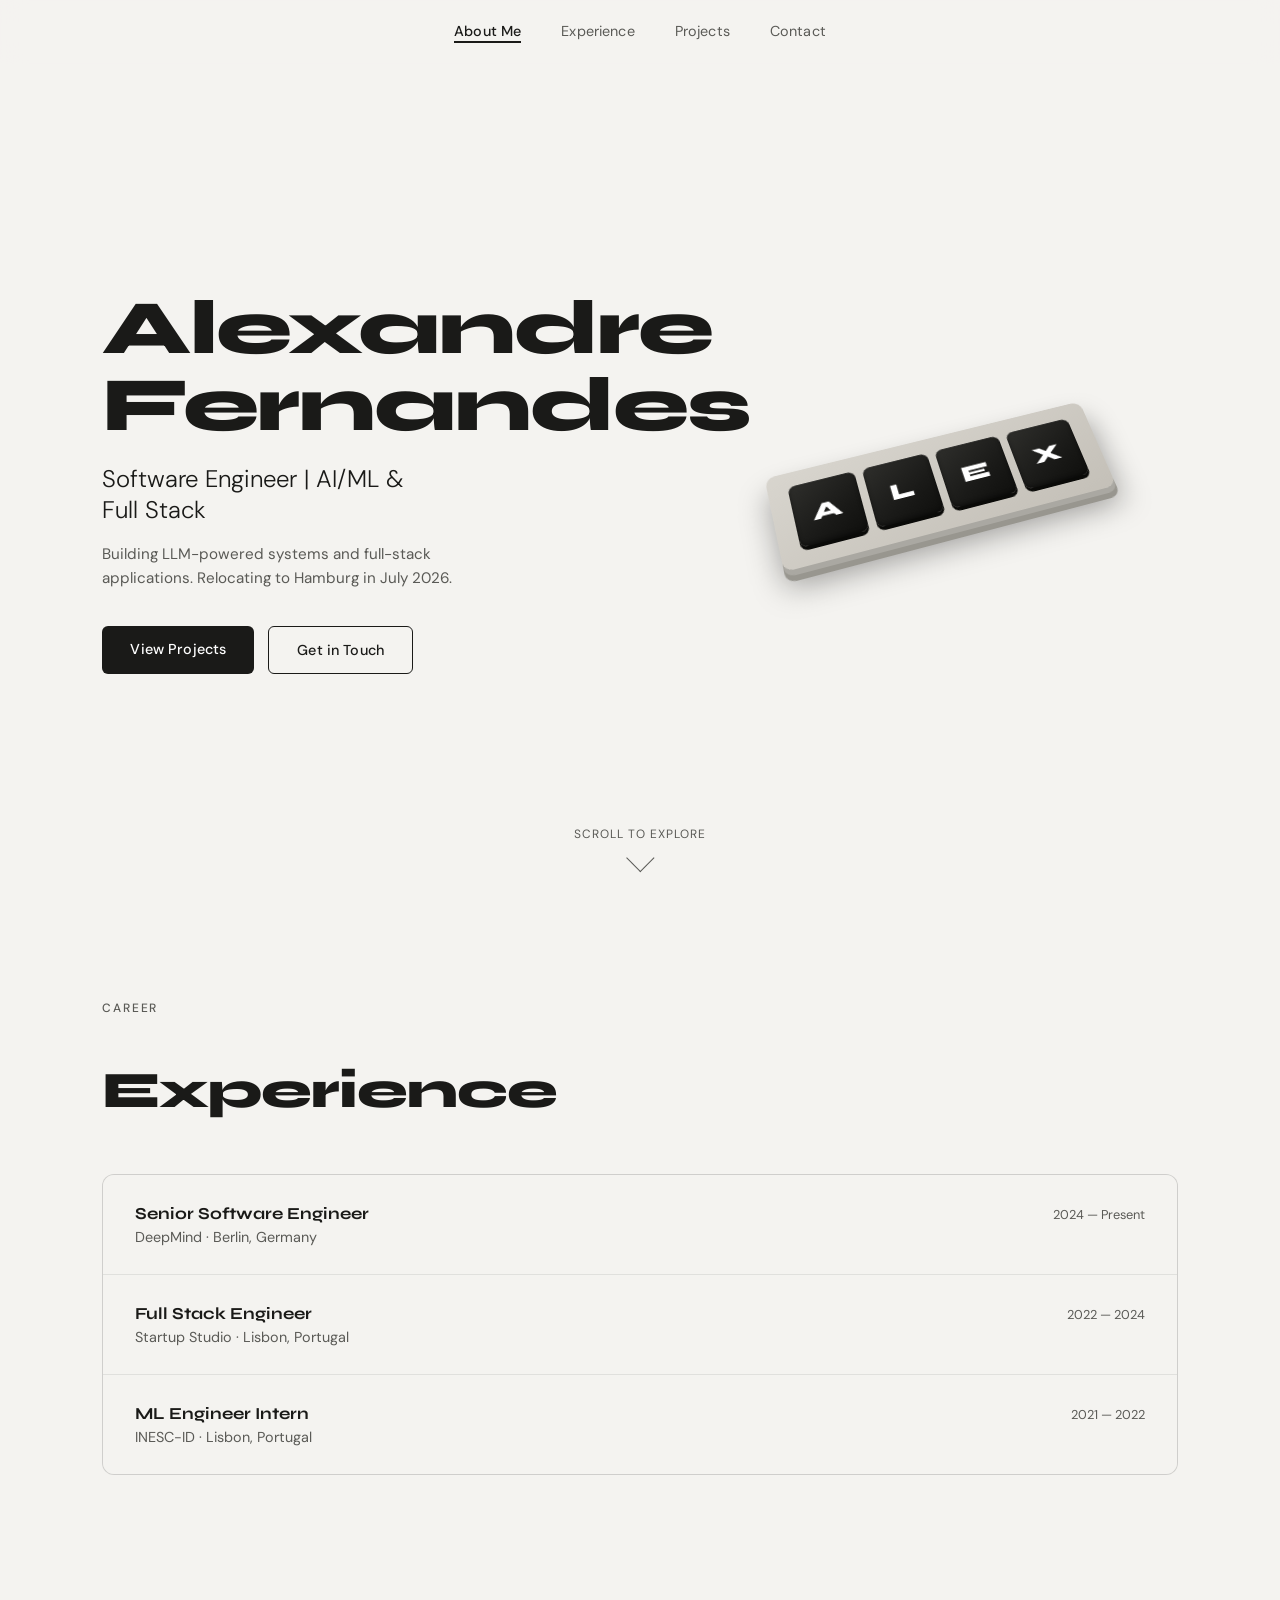
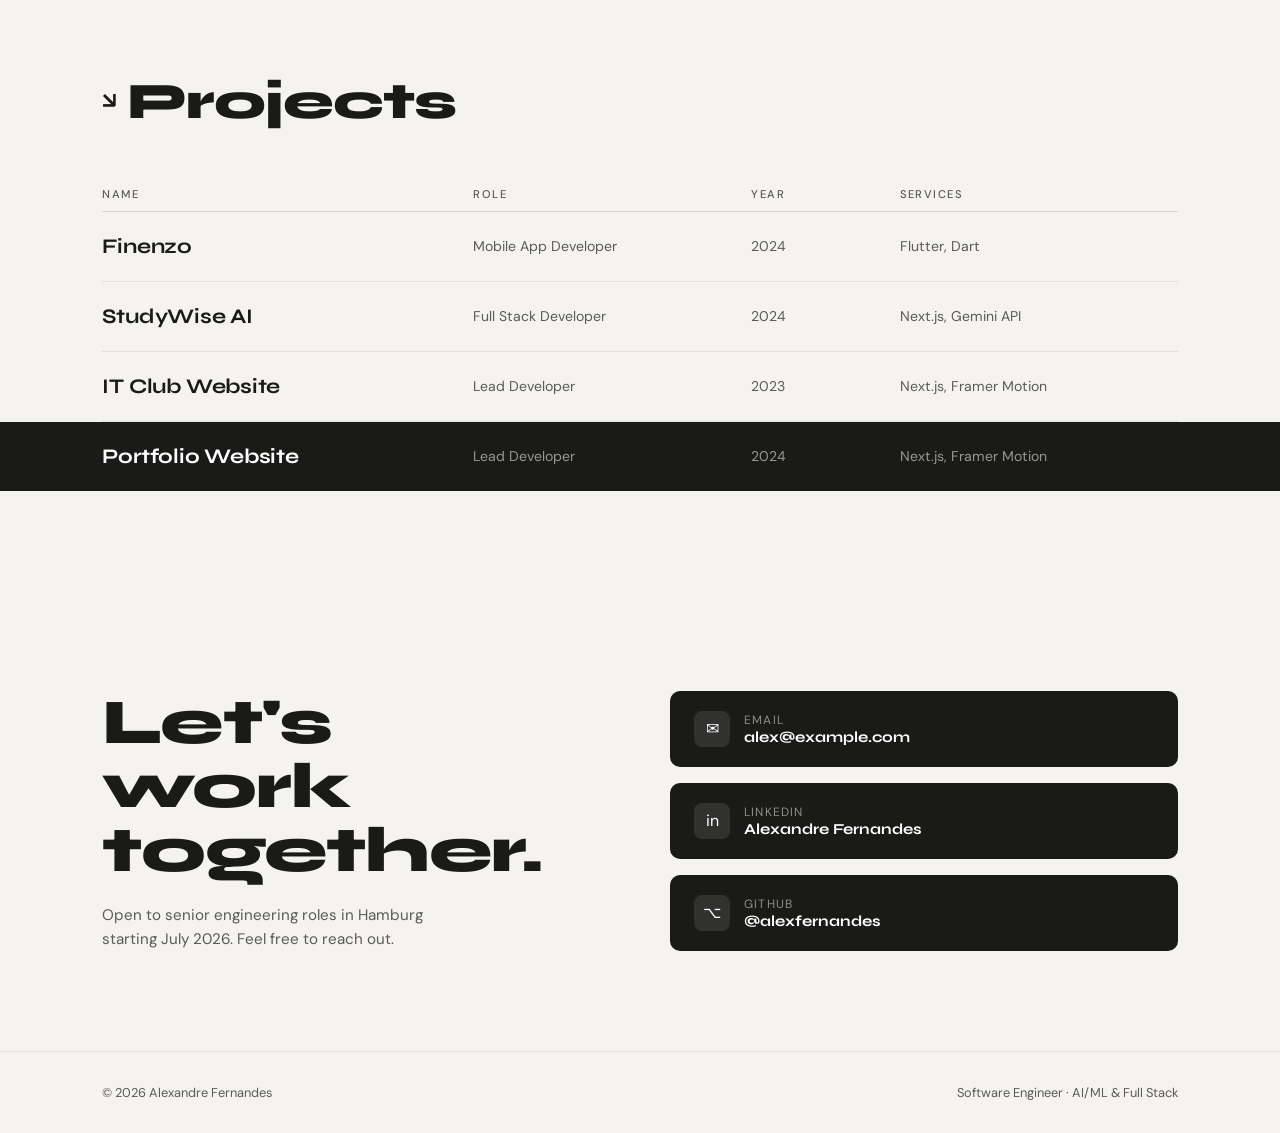
<file: EXPERIMENTS/hoverprojeects.html>
<!DOCTYPE html>
<html lang="en">
<head>
  <meta charset="UTF-8" />
  <meta name="viewport" content="width=device-width, initial-scale=1.0"/>
  <title>Alexandre Fernandes — Portfolio</title>
  <link href="https://fonts.googleapis.com/css2?family=Syne:wght@400;700;800&family=DM+Sans:ital,wght@0,300;0,400;0,500;1,300&display=swap" rel="stylesheet"/>
  <style>
    *, *::before, *::after { box-sizing: border-box; margin: 0; padding: 0; }

    :root {
      --bg: #f4f3f0;
      --ink: #1a1a18;
      --ink-muted: #5a5a56;
      --accent: #1a1a18;
      --btn-outline: transparent;
      --radius: 6px;
      --nav-h: 64px;
    }

    html { scroll-behavior: smooth; }

    body {
      background: var(--bg);
      color: var(--ink);
      font-family: 'DM Sans', sans-serif;
      min-height: 100vh;
      overflow-x: hidden;
    }

    /* ── NAV ── */
    nav {
      position: fixed;
      top: 0; left: 0; right: 0;
      height: var(--nav-h);
      display: flex;
      align-items: center;
      justify-content: center;
      gap: 40px;
      z-index: 100;
      background: rgba(244,243,240,0.85);
      backdrop-filter: blur(12px);
      -webkit-backdrop-filter: blur(12px);
    }

    nav a {
      font-family: 'DM Sans', sans-serif;
      font-size: 0.9rem;
      font-weight: 400;
      color: var(--ink-muted);
      text-decoration: none;
      letter-spacing: 0.01em;
      transition: color 0.2s;
      position: relative;
      padding-bottom: 3px;
    }

    nav a.active {
      color: var(--ink);
      font-weight: 500;
    }

    nav a.active::after {
      content: '';
      position: absolute;
      bottom: 0; left: 0; right: 0;
      height: 1.5px;
      background: var(--ink);
    }

    nav a:hover { color: var(--ink); }

    /* ── HERO ── */
    .hero {
      min-height: 100vh;
      display: grid;
      grid-template-columns: 1fr 1fr;
      align-items: center;
      padding: 0 8vw;
      padding-top: var(--nav-h);
      gap: 40px;
    }

    .hero-left { max-width: 560px; }

    .hero-name {
      font-family: 'Syne', sans-serif;
      font-weight: 800;
      font-size: clamp(3rem, 6vw, 5.5rem);
      line-height: 1.0;
      letter-spacing: -0.02em;
      color: var(--ink);
      opacity: 0;
      transform: translateY(30px);
      animation: fadeUp 0.8s cubic-bezier(0.22,1,0.36,1) 0.1s forwards;
    }

    .hero-title {
      margin-top: 20px;
      font-family: 'DM Sans', sans-serif;
      font-weight: 300;
      font-size: clamp(1.1rem, 2vw, 1.5rem);
      color: var(--ink);
      line-height: 1.3;
      opacity: 0;
      transform: translateY(20px);
      animation: fadeUp 0.8s cubic-bezier(0.22,1,0.36,1) 0.25s forwards;
    }

    .hero-desc {
      margin-top: 16px;
      font-size: 0.95rem;
      color: var(--ink-muted);
      line-height: 1.6;
      max-width: 400px;
      opacity: 0;
      transform: translateY(20px);
      animation: fadeUp 0.8s cubic-bezier(0.22,1,0.36,1) 0.4s forwards;
    }

    .hero-btns {
      margin-top: 36px;
      display: flex;
      gap: 14px;
      opacity: 0;
      transform: translateY(20px);
      animation: fadeUp 0.8s cubic-bezier(0.22,1,0.36,1) 0.55s forwards;
    }

    .btn-fill {
      padding: 14px 28px;
      background: var(--ink);
      color: #fff;
      border: none;
      border-radius: var(--radius);
      font-family: 'DM Sans', sans-serif;
      font-size: 0.9rem;
      font-weight: 500;
      cursor: pointer;
      letter-spacing: 0.01em;
      transition: transform 0.15s, background 0.2s;
      text-decoration: none;
      display: inline-block;
    }
    .btn-fill:hover { background: #333; transform: translateY(-2px); }

    .btn-outline {
      padding: 14px 28px;
      background: transparent;
      color: var(--ink);
      border: 1.5px solid var(--ink);
      border-radius: var(--radius);
      font-family: 'DM Sans', sans-serif;
      font-size: 0.9rem;
      font-weight: 500;
      cursor: pointer;
      letter-spacing: 0.01em;
      transition: transform 0.15s, background 0.2s, color 0.2s;
      text-decoration: none;
      display: inline-block;
    }
    .btn-outline:hover { background: var(--ink); color: #fff; transform: translateY(-2px); }

    /* ── KEYBOARD 3D ── */
    .hero-right {
      display: flex;
      align-items: center;
      justify-content: center;
      opacity: 0;
      animation: fadeIn 1s ease 0.6s forwards;
    }

    .keyboard-scene {
      perspective: 800px;
      width: 340px;
      height: 260px;
      display: flex;
      align-items: center;
      justify-content: center;
    }

    .keyboard-group {
      transform: rotateX(28deg) rotateZ(-16deg);
      transform-style: preserve-3d;
      animation: floatKeys 4s ease-in-out infinite;
      position: relative;
    }

    @keyframes floatKeys {
      0%, 100% { transform: rotateX(28deg) rotateZ(-16deg) translateY(0); }
      50% { transform: rotateX(28deg) rotateZ(-16deg) translateY(-12px); }
    }

    /* Base plate */
    .kb-base {
      position: relative;
      display: flex;
      gap: 8px;
      padding: 16px 20px 20px;
      background: linear-gradient(160deg, #d8d5ce 0%, #c4c0b8 100%);
      border-radius: 10px;
      box-shadow:
        0 6px 0 #aaa8a2,
        0 12px 0 #98968f,
        0 18px 30px rgba(0,0,0,0.35);
    }

    .key {
      width: 68px;
      height: 68px;
      background: linear-gradient(145deg, #2e2e2b 0%, #1a1a18 60%, #0f0f0d 100%);
      border-radius: 8px;
      display: flex;
      align-items: center;
      justify-content: center;
      font-family: 'Syne', sans-serif;
      font-weight: 800;
      font-size: 1.6rem;
      color: #fff;
      box-shadow:
        0 4px 0 #0a0a08,
        inset 0 1px 0 rgba(255,255,255,0.08),
        inset 0 -2px 4px rgba(0,0,0,0.4);
      position: relative;
      letter-spacing: 0.05em;
      transition: transform 0.12s;
    }

    .key:hover {
      transform: translateY(2px);
      box-shadow:
        0 2px 0 #0a0a08,
        inset 0 1px 0 rgba(255,255,255,0.08),
        inset 0 -2px 4px rgba(0,0,0,0.4);
    }

    /* ── SCROLL HINT ── */
    .scroll-hint {
      position: fixed;
      bottom: 32px;
      left: 50%;
      transform: translateX(-50%);
      display: flex;
      flex-direction: column;
      align-items: center;
      gap: 6px;
      opacity: 0;
      animation: fadeIn 1s ease 1.2s forwards;
      z-index: 10;
    }

    .scroll-hint span {
      font-size: 0.75rem;
      color: var(--ink-muted);
      letter-spacing: 0.08em;
      text-transform: uppercase;
    }

    .scroll-arrow {
      width: 20px;
      height: 20px;
      border-right: 1.5px solid var(--ink-muted);
      border-bottom: 1.5px solid var(--ink-muted);
      transform: rotate(45deg);
      animation: bounceDown 1.4s ease-in-out infinite;
    }

    @keyframes bounceDown {
      0%, 100% { transform: rotate(45deg) translateY(0); opacity: 0.5; }
      50% { transform: rotate(45deg) translateY(5px); opacity: 1; }
    }

    /* ── EXPERIENCE SECTION ── */
    .section {
      padding: 100px 8vw;
    }

    .section-label {
      font-family: 'DM Sans', sans-serif;
      font-size: 0.75rem;
      font-weight: 500;
      letter-spacing: 0.15em;
      text-transform: uppercase;
      color: var(--ink-muted);
      margin-bottom: 48px;
    }

    .section-title {
      font-family: 'Syne', sans-serif;
      font-weight: 800;
      font-size: clamp(2rem, 4vw, 3.5rem);
      line-height: 1.05;
      letter-spacing: -0.02em;
      margin-bottom: 56px;
    }

    .exp-list {
      display: grid;
      gap: 1px;
      background: rgba(0,0,0,0.08);
      border: 1px solid rgba(0,0,0,0.08);
      border-radius: 12px;
      overflow: hidden;
    }

    .exp-item {
      background: var(--bg);
      padding: 28px 32px;
      display: grid;
      grid-template-columns: 1fr auto;
      gap: 8px 32px;
      align-items: start;
      transition: background 0.2s;
    }
    .exp-item:hover { background: #eeede9; }

    .exp-role {
      font-family: 'Syne', sans-serif;
      font-weight: 700;
      font-size: 1.05rem;
    }
    .exp-company { font-size: 0.9rem; color: var(--ink-muted); margin-top: 4px; }
    .exp-date {
      font-size: 0.8rem;
      color: var(--ink-muted);
      white-space: nowrap;
      padding-top: 3px;
    }

    /* ── PROJECTS ── */
    /* ── PROJECTS TABLE ── */
    .projects-section-header {
      display: flex;
      align-items: center;
      gap: 10px;
      margin-bottom: 8px;
    }

    .projects-section-arrow {
      font-size: 1.4rem;
      font-weight: 700;
      line-height: 1;
      transform: rotate(0deg);
      display: inline-block;
    }

    .projects-table {
      width: 100%;
      border-collapse: collapse;
      position: relative;
    }

    .projects-table-head {
      display: grid;
      grid-template-columns: 2fr 1.5fr 0.8fr 1.5fr;
      padding: 10px 0 10px 0;
      border-bottom: 1px solid rgba(0,0,0,0.12);
      margin-bottom: 0;
    }

    .projects-table-head span {
      font-size: 0.7rem;
      font-weight: 500;
      letter-spacing: 0.13em;
      text-transform: uppercase;
      color: var(--ink-muted);
    }

    .project-row {
      display: grid;
      grid-template-columns: 2fr 1.5fr 0.8fr 1.5fr;
      align-items: center;
      padding: 22px 0;
      border-bottom: 1px solid rgba(0,0,0,0.08);
      cursor: pointer;
      position: relative;
      transition: background 0.18s;
    }

    .project-row:last-child { border-bottom: none; }

    .project-row.dark-row {
      background: var(--ink);
      color: #fff;
      padding-left: 24px;
      padding-right: 24px;
      border-bottom: none;
      border-radius: 0;
      margin: 0 -8vw;
      padding-left: calc(8vw);
      padding-right: calc(8vw);
    }

    .project-row.dark-row .proj-role,
    .project-row.dark-row .proj-year,
    .project-row.dark-row .proj-services { color: rgba(255,255,255,0.55); }

    .proj-name {
      font-family: 'Syne', sans-serif;
      font-weight: 700;
      font-size: clamp(1rem, 1.8vw, 1.3rem);
      letter-spacing: -0.01em;
      transition: opacity 0.15s;
    }

    .proj-role, .proj-year, .proj-services {
      font-size: 0.88rem;
      color: var(--ink-muted);
      transition: color 0.15s;
    }

    .project-row:not(.dark-row):hover {
      background: rgba(0,0,0,0.03);
    }

    /* ── HOVER PREVIEW ── */
    .preview-popup {
      position: fixed;
      pointer-events: none;
      z-index: 200;
      opacity: 0;
      transform: scale(0.88) translateY(10px);
      transition: opacity 0.22s cubic-bezier(0.22,1,0.36,1), transform 0.22s cubic-bezier(0.22,1,0.36,1);
      border-radius: 14px;
      overflow: hidden;
      box-shadow: 0 24px 60px rgba(0,0,0,0.22), 0 4px 16px rgba(0,0,0,0.1);
      width: 420px;
      background: #fff;
    }

    .preview-popup.visible {
      opacity: 1;
      transform: scale(1) translateY(0);
    }

    .preview-popup-inner {
      position: relative;
    }

    .preview-browser-bar {
      background: #f0eeeb;
      padding: 10px 14px;
      display: flex;
      align-items: center;
      gap: 10px;
      border-bottom: 1px solid rgba(0,0,0,0.08);
    }

    .browser-dots {
      display: flex;
      gap: 5px;
    }
    .browser-dot {
      width: 10px; height: 10px;
      border-radius: 50%;
    }
    .browser-dot:nth-child(1) { background: #ff5f57; }
    .browser-dot:nth-child(2) { background: #febc2e; }
    .browser-dot:nth-child(3) { background: #28c840; }

    .browser-url {
      flex: 1;
      background: rgba(0,0,0,0.07);
      border-radius: 5px;
      padding: 4px 10px;
      font-size: 0.7rem;
      color: var(--ink-muted);
      font-family: 'DM Sans', sans-serif;
    }

    .preview-screenshot {
      width: 100%;
      height: 240px;
      object-fit: cover;
      object-position: top;
      display: block;
    }

    .preview-screenshot-placeholder {
      width: 100%;
      height: 240px;
      display: flex;
      flex-direction: column;
      align-items: center;
      justify-content: center;
      gap: 12px;
      background: linear-gradient(135deg, #1a1a18 0%, #2d2d2a 100%);
      color: rgba(255,255,255,0.8);
    }

    .preview-screenshot-placeholder .preview-proj-name {
      font-family: 'Syne', sans-serif;
      font-weight: 800;
      font-size: 1.8rem;
      letter-spacing: -0.02em;
      color: #fff;
    }

    .preview-screenshot-placeholder .preview-proj-tag {
      font-size: 0.7rem;
      letter-spacing: 0.15em;
      text-transform: uppercase;
      color: rgba(255,255,255,0.4);
    }

    .preview-label {
      position: absolute;
      bottom: 16px;
      left: 50%;
      transform: translateX(-50%);
      background: rgba(0,0,0,0.82);
      color: #fff;
      font-family: 'DM Sans', sans-serif;
      font-size: 0.7rem;
      font-weight: 600;
      letter-spacing: 0.12em;
      text-transform: uppercase;
      padding: 7px 18px;
      border-radius: 99px;
      white-space: nowrap;
      backdrop-filter: blur(6px);
    }

    /* ── CONTACT ── */
    .contact-section {
      padding: 100px 8vw;
      display: grid;
      grid-template-columns: 1fr 1fr;
      gap: 60px;
      align-items: center;
    }

    .contact-big {
      font-family: 'Syne', sans-serif;
      font-weight: 800;
      font-size: clamp(2.5rem, 5vw, 4.5rem);
      line-height: 1.0;
      letter-spacing: -0.02em;
    }

    .contact-sub {
      margin-top: 20px;
      font-size: 0.95rem;
      color: var(--ink-muted);
      line-height: 1.6;
      max-width: 340px;
    }

    .contact-links {
      display: flex;
      flex-direction: column;
      gap: 16px;
    }

    .contact-link {
      display: flex;
      align-items: center;
      gap: 14px;
      padding: 20px 24px;
      background: var(--ink);
      color: #fff;
      border-radius: 10px;
      text-decoration: none;
      transition: transform 0.15s, background 0.2s;
    }
    .contact-link:hover { transform: translateX(6px); background: #2a2a27; }

    .contact-link-label { font-size: 0.75rem; opacity: 0.5; letter-spacing: 0.1em; text-transform: uppercase; }
    .contact-link-val { font-family: 'Syne', sans-serif; font-weight: 700; font-size: 0.95rem; }

    .contact-icon {
      width: 36px;
      height: 36px;
      background: rgba(255,255,255,0.1);
      border-radius: 8px;
      display: flex;
      align-items: center;
      justify-content: center;
      flex-shrink: 0;
      font-size: 1rem;
    }

    /* ── FOOTER ── */
    footer {
      padding: 32px 8vw;
      display: flex;
      justify-content: space-between;
      align-items: center;
      border-top: 1px solid rgba(0,0,0,0.08);
      font-size: 0.8rem;
      color: var(--ink-muted);
    }

    /* ── ANIMATIONS ── */
    @keyframes fadeUp {
      to { opacity: 1; transform: translateY(0); }
    }
    @keyframes fadeIn {
      to { opacity: 1; }
    }

    /* ── REVEAL ON SCROLL ── */
    .reveal {
      opacity: 0;
      transform: translateY(28px);
      transition: opacity 0.7s cubic-bezier(0.22,1,0.36,1), transform 0.7s cubic-bezier(0.22,1,0.36,1);
    }
    .reveal.visible { opacity: 1; transform: translateY(0); }

    /* ── RESPONSIVE ── */
    @media (max-width: 768px) {
      .hero {
        grid-template-columns: 1fr;
        text-align: center;
        padding: 80px 6vw 60px;
      }
      .hero-btns { justify-content: center; }
      .hero-right { order: -1; }
      .keyboard-scene { width: 260px; height: 200px; transform: scale(0.8); }
      .contact-section { grid-template-columns: 1fr; }
      footer { flex-direction: column; gap: 8px; text-align: center; }
    }
  </style>
</head>
<body>

  <!-- NAV -->
  <nav>
    <a href="#about" class="active">About Me</a>
    <a href="#experience">Experience</a>
    <a href="#projects">Projects</a>
    <a href="#contact">Contact</a>
  </nav>

  <!-- HERO -->
  <section class="hero" id="about">
    <div class="hero-left">
      <h1 class="hero-name">Alexandre<br>Fernandes</h1>
      <p class="hero-title">Software Engineer | AI/ML &amp;<br>Full Stack</p>
      <p class="hero-desc">Building LLM-powered systems and full-stack applications. Relocating to Hamburg in July 2026.</p>
      <div class="hero-btns">
        <a href="#projects" class="btn-fill">View Projects</a>
        <a href="#contact" class="btn-outline">Get in Touch</a>
      </div>
    </div>

    <div class="hero-right">
      <div class="keyboard-scene">
        <div class="keyboard-group">
          <div class="kb-base">
            <div class="key">A</div>
            <div class="key">L</div>
            <div class="key">E</div>
            <div class="key">X</div>
          </div>
        </div>
      </div>
    </div>
  </section>

  <!-- SCROLL HINT -->
  <div class="scroll-hint">
    <span>Scroll to explore</span>
    <div class="scroll-arrow"></div>
  </div>

  <!-- EXPERIENCE -->
  <section class="section" id="experience">
    <p class="section-label reveal">Career</p>
    <h2 class="section-title reveal">Experience</h2>
    <div class="exp-list reveal">
      <div class="exp-item">
        <div>
          <div class="exp-role">Senior Software Engineer</div>
          <div class="exp-company">DeepMind · Berlin, Germany</div>
        </div>
        <div class="exp-date">2024 — Present</div>
      </div>
      <div class="exp-item">
        <div>
          <div class="exp-role">Full Stack Engineer</div>
          <div class="exp-company">Startup Studio · Lisbon, Portugal</div>
        </div>
        <div class="exp-date">2022 — 2024</div>
      </div>
      <div class="exp-item">
        <div>
          <div class="exp-role">ML Engineer Intern</div>
          <div class="exp-company">INESC-ID · Lisbon, Portugal</div>
        </div>
        <div class="exp-date">2021 — 2022</div>
      </div>
    </div>
  </section>

  <!-- PROJECTS -->
  <section class="section" id="projects">
    <div class="projects-section-header reveal">
      <span class="projects-section-arrow">↘</span>
      <h2 class="section-title" style="margin-bottom:0">Projects</h2>
    </div>

    <div style="margin-top: 48px;" class="reveal">
      <!-- Table Header -->
      <div class="projects-table-head">
        <span>Name</span>
        <span>Role</span>
        <span>Year</span>
        <span>Services</span>
      </div>

      <!-- Row 1 -->
      <div class="project-row"
           data-name="Finenzo"
           data-tag="Mobile App"
           data-url="finenzo.app"
           data-color="#0f2a1e"
           data-accent="#22c55e">
        <div class="proj-name">Finenzo</div>
        <div class="proj-role">Mobile App Developer</div>
        <div class="proj-year">2024</div>
        <div class="proj-services">Flutter, Dart</div>
      </div>

      <!-- Row 2 -->
      <div class="project-row"
           data-name="StudyWise AI"
           data-tag="Full Stack"
           data-url="studywise.ai"
           data-color="#0a1628"
           data-accent="#3b82f6">
        <div class="proj-name">StudyWise AI</div>
        <div class="proj-role">Full Stack Developer</div>
        <div class="proj-year">2024</div>
        <div class="proj-services">Next.js, Gemini API</div>
      </div>

      <!-- Row 3 -->
      <div class="project-row"
           data-name="IT Club Website"
           data-tag="Web Design"
           data-url="itclub.dev"
           data-color="#1a0a28"
           data-accent="#a855f7">
        <div class="proj-name">IT Club Website</div>
        <div class="proj-role">Lead Developer</div>
        <div class="proj-year">2023</div>
        <div class="proj-services">Next.js, Framer Motion</div>
      </div>

      <!-- Row 4 — dark -->
      <div class="project-row dark-row"
           data-name="Portfolio Website"
           data-tag="Portfolio"
           data-url="alexfernandes.dev"
           data-color="#111"
           data-accent="#facc15">
        <div class="proj-name">Portfolio Website</div>
        <div class="proj-role">Lead Developer</div>
        <div class="proj-year">2024</div>
        <div class="proj-services">Next.js, Framer Motion</div>
      </div>
    </div>
  </section>

  <!-- FLOATING PREVIEW POPUP -->
  <div class="preview-popup" id="previewPopup">
    <div class="preview-popup-inner">
      <div class="preview-browser-bar">
        <div class="browser-dots">
          <div class="browser-dot"></div>
          <div class="browser-dot"></div>
          <div class="browser-dot"></div>
        </div>
        <div class="browser-url" id="previewUrl">project.app</div>
      </div>
      <div class="preview-screenshot-placeholder" id="previewPlaceholder">
        <div class="preview-proj-tag" id="previewTag">TAG</div>
        <div class="preview-proj-name" id="previewName">Project</div>
      </div>
      <div class="preview-label">VIEW CASE</div>
    </div>
  </div>

  <!-- CONTACT -->
  <section class="contact-section" id="contact">
    <div>
      <h2 class="contact-big reveal">Let's<br>work<br>together.</h2>
      <p class="contact-sub reveal">Open to senior engineering roles in Hamburg starting July 2026. Feel free to reach out.</p>
    </div>
    <div class="contact-links reveal">
      <a href="mailto:alex@example.com" class="contact-link">
        <div class="contact-icon">✉</div>
        <div>
          <div class="contact-link-label">Email</div>
          <div class="contact-link-val">alex@example.com</div>
        </div>
      </a>
      <a href="https://linkedin.com" target="_blank" class="contact-link">
        <div class="contact-icon">in</div>
        <div>
          <div class="contact-link-label">LinkedIn</div>
          <div class="contact-link-val">Alexandre Fernandes</div>
        </div>
      </a>
      <a href="https://github.com" target="_blank" class="contact-link">
        <div class="contact-icon">⌥</div>
        <div>
          <div class="contact-link-label">GitHub</div>
          <div class="contact-link-val">@alexfernandes</div>
        </div>
      </a>
    </div>
  </section>

  <!-- FOOTER -->
  <footer>
    <span>© 2026 Alexandre Fernandes</span>
    <span>Software Engineer · AI/ML & Full Stack</span>
  </footer>

  <script>
    // Scroll reveal
    const reveals = document.querySelectorAll('.reveal');
    const obs = new IntersectionObserver((entries) => {
      entries.forEach(e => { if (e.isIntersecting) e.target.classList.add('visible'); });
    }, { threshold: 0.12 });
    reveals.forEach(el => obs.observe(el));

    // Active nav link on scroll
    const sections = document.querySelectorAll('section[id]');
    const navLinks = document.querySelectorAll('nav a');
    window.addEventListener('scroll', () => {
      let current = '';
      sections.forEach(sec => {
        if (window.scrollY >= sec.offsetTop - 120) current = sec.id;
      });
      navLinks.forEach(a => {
        a.classList.toggle('active', a.getAttribute('href') === '#' + current);
      });
    });

    // Key hover wiggle
    document.querySelectorAll('.key').forEach(key => {
      key.addEventListener('mouseenter', () => {
        key.style.transition = 'transform 0.1s';
        key.style.transform = 'translateY(3px)';
        setTimeout(() => { key.style.transform = ''; }, 120);
      });
    });

    // ── PROJECT ROW HOVER PREVIEW ──
    const popup    = document.getElementById('previewPopup');
    const urlEl    = document.getElementById('previewUrl');
    const tagEl    = document.getElementById('previewTag');
    const nameEl   = document.getElementById('previewName');
    const phEl     = document.getElementById('previewPlaceholder');

    let mouseX = 0, mouseY = 0;
    let raf;

    document.addEventListener('mousemove', (e) => {
      mouseX = e.clientX;
      mouseY = e.clientY;
      positionPopup();
    });

    function positionPopup() {
      const pw = 420;
      const ph = 300;
      const margin = 24;
      const vw = window.innerWidth;
      const vh = window.innerHeight;

      let left = mouseX + 28;
      let top  = mouseY - ph / 2;

      // Flip left if too close to right edge
      if (left + pw + margin > vw) left = mouseX - pw - 28;
      // Clamp vertically
      if (top < margin) top = margin;
      if (top + ph + margin > vh) top = vh - ph - margin;

      popup.style.left = left + 'px';
      popup.style.top  = top  + 'px';
    }

    document.querySelectorAll('.project-row').forEach(row => {
      row.addEventListener('mouseenter', () => {
        const name   = row.dataset.name   || '';
        const tag    = row.dataset.tag    || '';
        const url    = row.dataset.url    || '';
        const color  = row.dataset.color  || '#1a1a18';
        const accent = row.dataset.accent || '#fff';

        urlEl.textContent  = url;
        tagEl.textContent  = tag;
        nameEl.textContent = name;
        phEl.style.background = `linear-gradient(135deg, ${color} 0%, ${lighten(color, 18)} 100%)`;
        nameEl.style.color = '#fff';
        tagEl.style.color  = accent;

        positionPopup();
        popup.classList.add('visible');
      });

      row.addEventListener('mouseleave', () => {
        popup.classList.remove('visible');
      });
    });

    // Simple color lighten helper
    function lighten(hex, amt) {
      const n = parseInt(hex.replace('#',''), 16);
      const r = Math.min(255, (n >> 16) + amt);
      const g = Math.min(255, ((n >> 8) & 0xff) + amt);
      const b = Math.min(255, (n & 0xff) + amt);
      return '#' + [r,g,b].map(x => x.toString(16).padStart(2,'0')).join('');
    }
  </script>
</body>
</html>
</file>
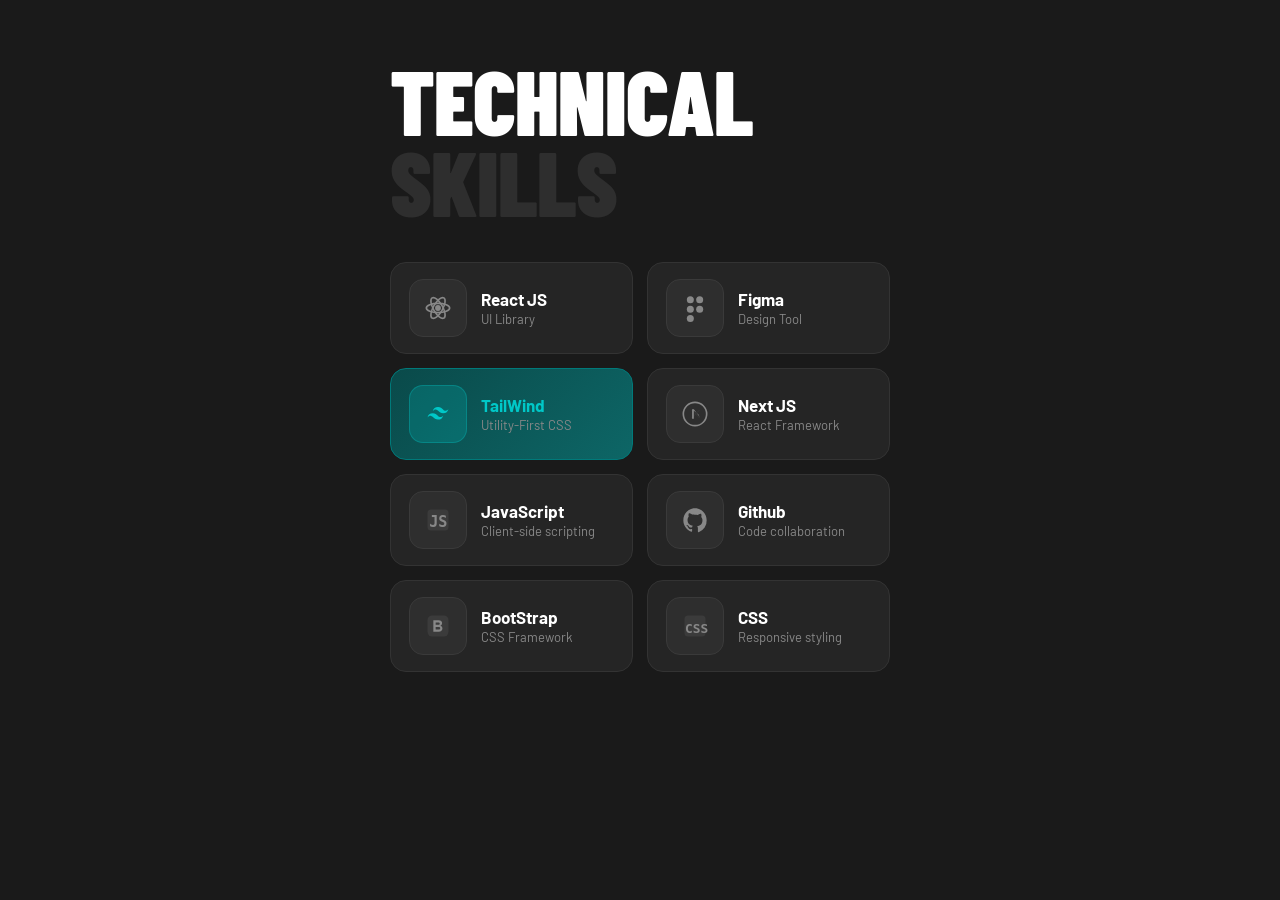
<file: EXPERIMENTS/tech.html>
<!DOCTYPE html>
<html lang="en">
<head>
  <meta charset="UTF-8" />
  <meta name="viewport" content="width=device-width, initial-scale=1.0"/>
  <title>Technical Skills</title>
  <link href="https://fonts.googleapis.com/css2?family=Barlow+Condensed:wght@700;800;900&family=Barlow:wght@400;500;600&display=swap" rel="stylesheet"/>
  <style>
    *, *::before, *::after { box-sizing: border-box; margin: 0; padding: 0; }

    :root {
      --bg: #1a1a1a;
      --card-bg: #252525;
      --card-border: #333;
      --text-white: #ffffff;
      --text-muted: #888;
      --teal: #00c8c8;
      --teal-dark: #007a7a;
      --active-bg: linear-gradient(135deg, #0a4a4a 0%, #0d6666 100%);
      --icon-bg: #2e2e2e;
    }

    body {
      background-color: var(--bg);
      color: var(--text-white);
      font-family: 'Barlow', sans-serif;
      min-height: 100vh;
      display: flex;
      justify-content: center;
      align-items: flex-start;
      padding: 60px 30px;
    }

    .container {
      width: 100%;
      max-width: 500px;
    }

    .heading {
      margin-bottom: 40px;
      line-height: 0.9;
    }

    .heading .line1 {
      display: block;
      font-family: 'Barlow Condensed', sans-serif;
      font-weight: 900;
      font-size: clamp(64px, 14vw, 90px);
      color: var(--text-white);
      letter-spacing: -1px;
      animation: fadeUp 0.5s ease both;
    }

    .heading .line2 {
      display: block;
      font-family: 'Barlow Condensed', sans-serif;
      font-weight: 900;
      font-size: clamp(64px, 14vw, 90px);
      color: #2e2e2e;
      letter-spacing: -1px;
      animation: fadeUp 0.6s ease both;
    }

    .grid {
      display: grid;
      grid-template-columns: 1fr 1fr;
      gap: 14px;
    }

    .card {
      display: flex;
      align-items: center;
      gap: 14px;
      background: var(--card-bg);
      border: 1px solid var(--card-border);
      border-radius: 16px;
      padding: 16px 18px;
      cursor: pointer;
      transition: transform 0.2s ease, border-color 0.2s ease, background 0.2s ease;
      animation: fadeUp 0.5s ease both;
    }

    .card:nth-child(1) { animation-delay: 0.1s; }
    .card:nth-child(2) { animation-delay: 0.15s; }
    .card:nth-child(3) { animation-delay: 0.2s; }
    .card:nth-child(4) { animation-delay: 0.25s; }
    .card:nth-child(5) { animation-delay: 0.3s; }
    .card:nth-child(6) { animation-delay: 0.35s; }
    .card:nth-child(7) { animation-delay: 0.4s; }
    .card:nth-child(8) { animation-delay: 0.45s; }

    .card:hover {
      transform: translateY(-2px);
      border-color: #555;
    }

    .card.active {
      background: var(--active-bg);
      border-color: var(--teal-dark);
    }

    .card.active .icon-wrap {
      background: rgba(0, 200, 200, 0.2);
      border-color: rgba(0, 200, 200, 0.3);
    }

    .card.active .skill-name {
      color: var(--teal);
    }

    .icon-wrap {
      width: 58px;
      height: 58px;
      min-width: 58px;
      background: var(--icon-bg);
      border: 1px solid #3a3a3a;
      border-radius: 14px;
      display: flex;
      align-items: center;
      justify-content: center;
      transition: background 0.2s ease;
    }

    .icon-wrap svg {
      width: 28px;
      height: 28px;
    }
    .skill-name {
      font-family: 'Barlow', sans-serif;
      font-weight: 700;
      font-size: 17px;
      color: var(--text-white);
      line-height: 1.2;
      transition: color 0.2s;
    }

    .skill-desc {
      font-size: 13px;
      color: var(--text-muted);
      margin-top: 2px;
      font-weight: 400;
    }

    @keyframes fadeUp {
      from { opacity: 0; transform: translateY(18px); }
      to { opacity: 1; transform: translateY(0); }
    }
  </style>
</head>
<body>
<div class="container">
  <div class="heading">
    <span class="line1">TECHNICAL</span>
    <span class="line2">SKILLS</span>
  </div>

  <div class="grid">

    <!-- React JS -->
    <div class="card" onclick="toggleActive(this)">
      <div class="icon-wrap">
        <svg viewBox="0 0 24 24" fill="none" xmlns="http://www.w3.org/2000/svg">
          <circle cx="12" cy="12" r="2.5" fill="#888"/>
          <ellipse cx="12" cy="12" rx="10" ry="4" stroke="#888" stroke-width="1.4" fill="none"/>
          <ellipse cx="12" cy="12" rx="10" ry="4" stroke="#888" stroke-width="1.4" fill="none" transform="rotate(60 12 12)"/>
          <ellipse cx="12" cy="12" rx="10" ry="4" stroke="#888" stroke-width="1.4" fill="none" transform="rotate(120 12 12)"/>
        </svg>
      </div>
      <div class="skill-info">
        <div class="skill-name">React JS</div>
        <div class="skill-desc">UI Library</div>
      </div>
    </div>

    <!-- Figma -->
    <div class="card" onclick="toggleActive(this)">
      <div class="icon-wrap">
        <svg viewBox="0 0 24 24" fill="none" xmlns="http://www.w3.org/2000/svg">
          <rect x="5" y="2" width="6" height="6" rx="3" fill="#888"/>
          <rect x="13" y="2" width="6" height="6" rx="3" fill="#888"/>
          <rect x="5" y="10" width="6" height="6" rx="3" fill="#888"/>
          <rect x="5" y="18" width="6" height="6" rx="3" fill="#888"/>
          <circle cx="16" cy="13" r="3" fill="#888"/>
        </svg>
      </div>
      <div class="skill-info">
        <div class="skill-name">Figma</div>
        <div class="skill-desc">Design Tool</div>
      </div>
    </div>

    <!-- TailWind (active by default) -->
    <div class="card active" onclick="toggleActive(this)">
      <div class="icon-wrap">
        <svg viewBox="0 0 24 24" fill="none" xmlns="http://www.w3.org/2000/svg">
          <path d="M12 6C9.6 6 8.1 7.2 7.5 9.6C8.4 8.4 9.45 7.95 10.65 8.25C11.34 8.42 11.83 8.92 12.38 9.48C13.27 10.38 14.31 11.4 16.5 11.4C18.9 11.4 20.4 10.2 21 7.8C20.1 9 19.05 9.45 17.85 9.15C17.16 8.98 16.67 8.48 16.12 7.92C15.23 7.02 14.19 6 12 6ZM7.5 11.4C5.1 11.4 3.6 12.6 3 15C3.9 13.8 4.95 13.35 6.15 13.65C6.84 13.82 7.33 14.32 7.88 14.88C8.77 15.78 9.81 16.8 12 16.8C14.4 16.8 15.9 15.6 16.5 13.2C15.6 14.4 14.55 14.85 13.35 14.55C12.66 14.38 12.17 13.88 11.62 13.32C10.73 12.42 9.69 11.4 7.5 11.4Z" fill="#00c8c8"/>
        </svg>
      </div>
      <div class="skill-info">
        <div class="skill-name">TailWind</div>
        <div class="skill-desc">Utility-First CSS</div>
      </div>
    </div>

    <!-- Next JS -->
    <div class="card" onclick="toggleActive(this)">
      <div class="icon-wrap">
        <svg viewBox="0 0 24 24" fill="none" xmlns="http://www.w3.org/2000/svg">
          <circle cx="12" cy="12" r="10" stroke="#888" stroke-width="1.4"/>
          <path d="M9 8.5L16 15.5M16 8.5L9 15.5" stroke="#888" stroke-width="0.1"/>
          <path d="M9.5 8h1.5v8H9.5V8zm5.5 4.5L9.5 8H11l5 6.5" fill="#888"/>
        </svg>
      </div>
      <div class="skill-info">
        <div class="skill-name">Next JS</div>
        <div class="skill-desc">React Framework</div>
      </div>
    </div>

    <!-- JavaScript -->
    <div class="card" onclick="toggleActive(this)">
      <div class="icon-wrap">
        <svg viewBox="0 0 24 24" fill="none" xmlns="http://www.w3.org/2000/svg">
          <rect x="3" y="3" width="18" height="18" rx="3" fill="#888" opacity="0.15"/>
          <text x="4.5" y="18" font-family="monospace" font-weight="900" font-size="13" fill="#888">JS</text>
        </svg>
      </div>
      <div class="skill-info">
        <div class="skill-name">JavaScript</div>
        <div class="skill-desc">Client-side scripting</div>
      </div>
    </div>

    <!-- GitHub -->
    <div class="card" onclick="toggleActive(this)">
      <div class="icon-wrap">
        <svg viewBox="0 0 24 24" fill="#888" xmlns="http://www.w3.org/2000/svg">
          <path fill-rule="evenodd" clip-rule="evenodd" d="M12 2C6.48 2 2 6.58 2 12.24c0 4.53 2.87 8.37 6.84 9.73.5.09.68-.22.68-.49v-1.71c-2.78.62-3.37-1.37-3.37-1.37-.45-1.17-1.1-1.48-1.1-1.48-.9-.63.07-.62.07-.62 1 .07 1.52 1.05 1.52 1.05.89 1.55 2.33 1.1 2.9.84.09-.66.35-1.1.63-1.35-2.22-.26-4.56-1.14-4.56-5.07 0-1.12.39-2.03 1.03-2.75-.1-.26-.45-1.3.1-2.72 0 0 .84-.28 2.75 1.05A9.35 9.35 0 0112 7.4c.85 0 1.7.12 2.5.34 1.91-1.33 2.75-1.05 2.75-1.05.55 1.42.2 2.46.1 2.72.64.72 1.03 1.63 1.03 2.75 0 3.94-2.35 4.81-4.58 5.06.36.32.68.94.68 1.9v2.81c0 .27.18.59.69.49A10.24 10.24 0 0022 12.24C22 6.58 17.52 2 12 2z"/>
        </svg>
      </div>
      <div class="skill-info">
        <div class="skill-name">Github</div>
        <div class="skill-desc">Code collaboration</div>
      </div>
    </div>

    <!-- Bootstrap -->
    <div class="card" onclick="toggleActive(this)">
      <div class="icon-wrap">
        <svg viewBox="0 0 24 24" fill="none" xmlns="http://www.w3.org/2000/svg">
          <rect x="3" y="3" width="18" height="18" rx="4" fill="#888" opacity="0.15"/>
          <path d="M8 7h4.5c1.93 0 3 .9 3 2.5 0 1.1-.6 1.9-1.5 2.2 1.1.25 1.8 1.1 1.8 2.3C15.8 16 14.6 17 12.5 17H8V7zm2 4h2.3c.8 0 1.2-.4 1.2-1s-.4-1-1.2-1H10v2zm0 4h2.5c.9 0 1.4-.45 1.4-1.1s-.5-1.1-1.4-1.1H10v2.2z" fill="#888"/>
        </svg>
      </div>
      <div class="skill-info">
        <div class="skill-name">BootStrap</div>
        <div class="skill-desc">CSS Framework</div>
      </div>
    </div>

    <!-- CSS -->
    <div class="card" onclick="toggleActive(this)">
      <div class="icon-wrap">
        <svg viewBox="0 0 24 24" fill="none" xmlns="http://www.w3.org/2000/svg">
          <rect x="3" y="3" width="18" height="18" rx="3" fill="#888" opacity="0.15"/>
          <text x="3.5" y="18" font-family="monospace" font-weight="900" font-size="11" fill="#888">CSS</text>
        </svg>
      </div>
      <div class="skill-info">
        <div class="skill-name">CSS</div>
        <div class="skill-desc">Responsive styling</div>
      </div>
    </div>

  </div>
</div>

<script>
  function toggleActive(card) {
    card.classList.toggle('active');
    const icon = card.querySelector('svg');
    if (card.classList.contains('active')) {
      icon.querySelectorAll('[fill="#888"]').forEach(el => el.setAttribute('fill', '#00c8c8'));
      icon.querySelectorAll('[stroke="#888"]').forEach(el => el.setAttribute('stroke', '#00c8c8'));
    } else {
      icon.querySelectorAll('[fill="#00c8c8"]').forEach(el => el.setAttribute('fill', '#888'));
      icon.querySelectorAll('[stroke="#00c8c8"]').forEach(el => el.setAttribute('stroke', '#888'));
    }
  }
  // Init active card icons
  document.querySelectorAll('.card.active').forEach(card => {
    const icon = card.querySelector('svg');
    icon.querySelectorAll('[fill="#888"]').forEach(el => el.setAttribute('fill', '#00c8c8'));
    icon.querySelectorAll('[stroke="#888"]').forEach(el => el.setAttribute('stroke', '#00c8c8'));
  });
</script>
</body>
</html>
</file>
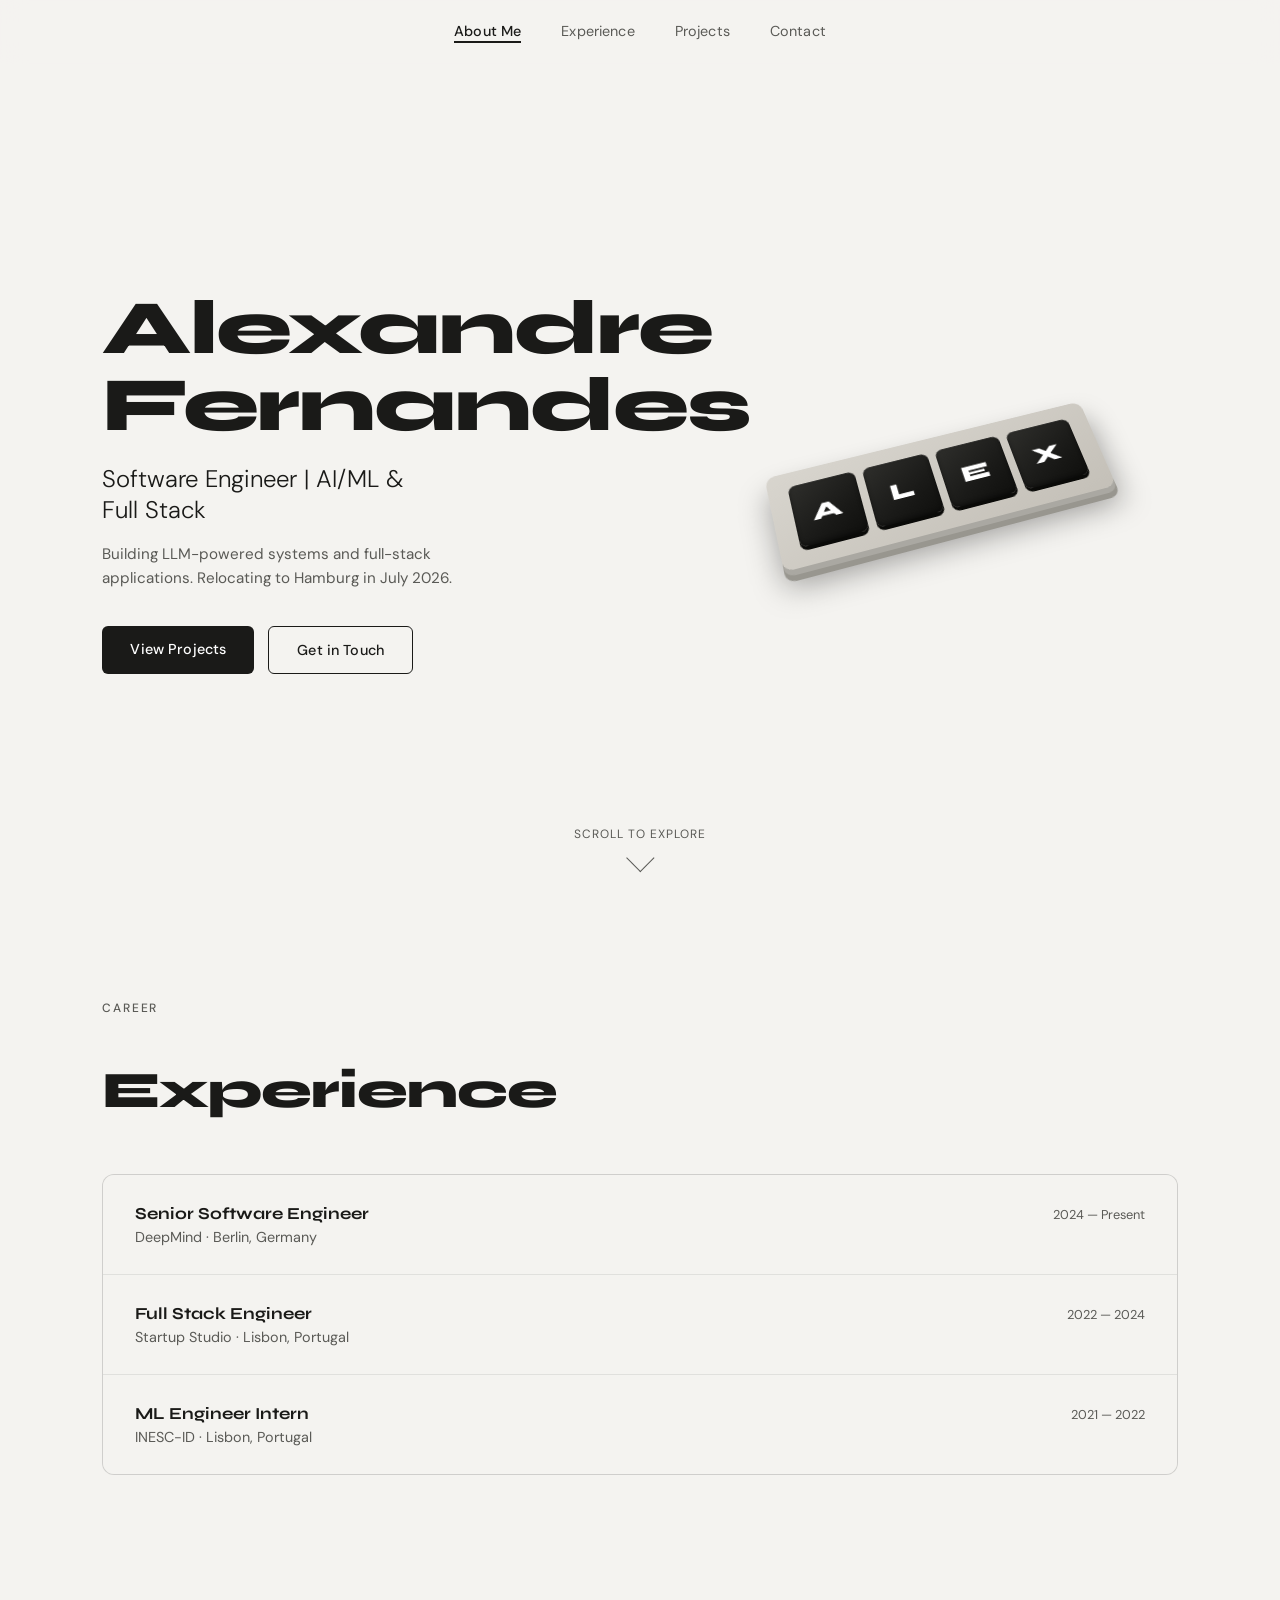
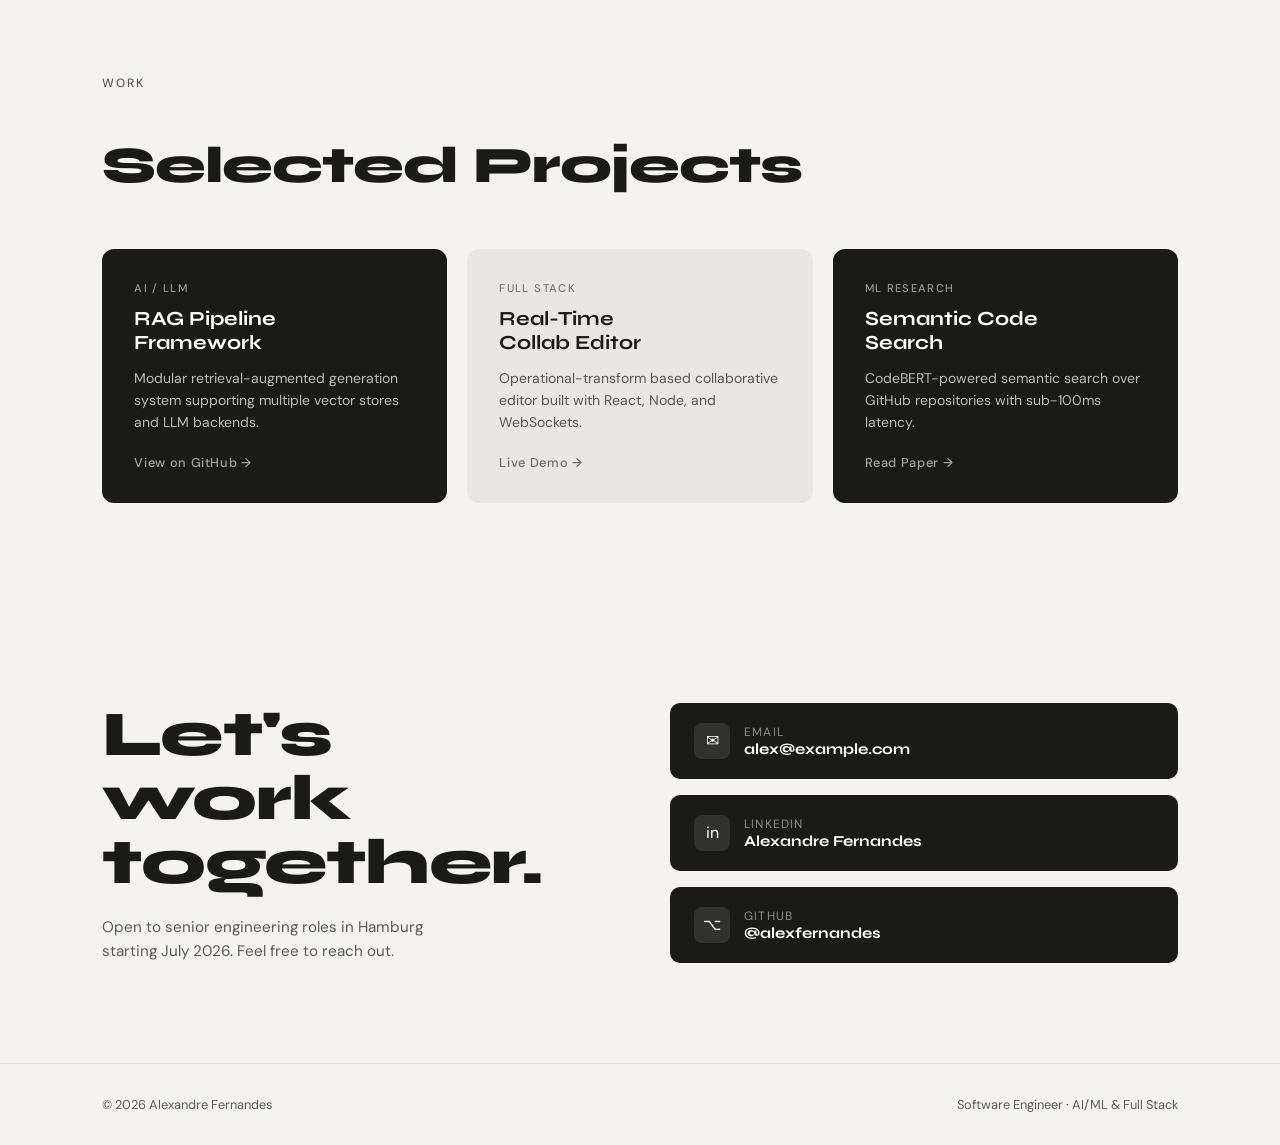
<file: EXPERIMENTS/whitePortfolioClean.html>
<!DOCTYPE html>
<html lang="en">
<head>
  <meta charset="UTF-8" />
  <meta name="viewport" content="width=device-width, initial-scale=1.0"/>
  <title>Alexandre Fernandes — Portfolio</title>
  <link href="https://fonts.googleapis.com/css2?family=Syne:wght@400;700;800&family=DM+Sans:ital,wght@0,300;0,400;0,500;1,300&display=swap" rel="stylesheet"/>
  <style>
    *, *::before, *::after { box-sizing: border-box; margin: 0; padding: 0; }

    :root {
      --bg: #f4f3f0;
      --ink: #1a1a18;
      --ink-muted: #5a5a56;
      --accent: #1a1a18;
      --btn-outline: transparent;
      --radius: 6px;
      --nav-h: 64px;
    }

    html { scroll-behavior: smooth; }

    body {
      background: var(--bg);
      color: var(--ink);
      font-family: 'DM Sans', sans-serif;
      min-height: 100vh;
      overflow-x: hidden;
    }

    /* ── NAV ── */
    nav {
      position: fixed;
      top: 0; left: 0; right: 0;
      height: var(--nav-h);
      display: flex;
      align-items: center;
      justify-content: center;
      gap: 40px;
      z-index: 100;
      background: rgba(244,243,240,0.85);
      backdrop-filter: blur(12px);
      -webkit-backdrop-filter: blur(12px);
    }

    nav a {
      font-family: 'DM Sans', sans-serif;
      font-size: 0.9rem;
      font-weight: 400;
      color: var(--ink-muted);
      text-decoration: none;
      letter-spacing: 0.01em;
      transition: color 0.2s;
      position: relative;
      padding-bottom: 3px;
    }

    nav a.active {
      color: var(--ink);
      font-weight: 500;
    }

    nav a.active::after {
      content: '';
      position: absolute;
      bottom: 0; left: 0; right: 0;
      height: 1.5px;
      background: var(--ink);
    }

    nav a:hover { color: var(--ink); }

    /* ── HERO ── */
    .hero {
      min-height: 100vh;
      display: grid;
      grid-template-columns: 1fr 1fr;
      align-items: center;
      padding: 0 8vw;
      padding-top: var(--nav-h);
      gap: 40px;
    }

    .hero-left { max-width: 560px; }

    .hero-name {
      font-family: 'Syne', sans-serif;
      font-weight: 800;
      font-size: clamp(3rem, 6vw, 5.5rem);
      line-height: 1.0;
      letter-spacing: -0.02em;
      color: var(--ink);
      opacity: 0;
      transform: translateY(30px);
      animation: fadeUp 0.8s cubic-bezier(0.22,1,0.36,1) 0.1s forwards;
    }

    .hero-title {
      margin-top: 20px;
      font-family: 'DM Sans', sans-serif;
      font-weight: 300;
      font-size: clamp(1.1rem, 2vw, 1.5rem);
      color: var(--ink);
      line-height: 1.3;
      opacity: 0;
      transform: translateY(20px);
      animation: fadeUp 0.8s cubic-bezier(0.22,1,0.36,1) 0.25s forwards;
    }

    .hero-desc {
      margin-top: 16px;
      font-size: 0.95rem;
      color: var(--ink-muted);
      line-height: 1.6;
      max-width: 400px;
      opacity: 0;
      transform: translateY(20px);
      animation: fadeUp 0.8s cubic-bezier(0.22,1,0.36,1) 0.4s forwards;
    }

    .hero-btns {
      margin-top: 36px;
      display: flex;
      gap: 14px;
      opacity: 0;
      transform: translateY(20px);
      animation: fadeUp 0.8s cubic-bezier(0.22,1,0.36,1) 0.55s forwards;
    }

    .btn-fill {
      padding: 14px 28px;
      background: var(--ink);
      color: #fff;
      border: none;
      border-radius: var(--radius);
      font-family: 'DM Sans', sans-serif;
      font-size: 0.9rem;
      font-weight: 500;
      cursor: pointer;
      letter-spacing: 0.01em;
      transition: transform 0.15s, background 0.2s;
      text-decoration: none;
      display: inline-block;
    }
    .btn-fill:hover { background: #333; transform: translateY(-2px); }

    .btn-outline {
      padding: 14px 28px;
      background: transparent;
      color: var(--ink);
      border: 1.5px solid var(--ink);
      border-radius: var(--radius);
      font-family: 'DM Sans', sans-serif;
      font-size: 0.9rem;
      font-weight: 500;
      cursor: pointer;
      letter-spacing: 0.01em;
      transition: transform 0.15s, background 0.2s, color 0.2s;
      text-decoration: none;
      display: inline-block;
    }
    .btn-outline:hover { background: var(--ink); color: #fff; transform: translateY(-2px); }

    /* ── KEYBOARD 3D ── */
    .hero-right {
      display: flex;
      align-items: center;
      justify-content: center;
      opacity: 0;
      animation: fadeIn 1s ease 0.6s forwards;
    }

    .keyboard-scene {
      perspective: 800px;
      width: 340px;
      height: 260px;
      display: flex;
      align-items: center;
      justify-content: center;
    }

    .keyboard-group {
      transform: rotateX(28deg) rotateZ(-16deg);
      transform-style: preserve-3d;
      animation: floatKeys 4s ease-in-out infinite;
      position: relative;
    }

    @keyframes floatKeys {
      0%, 100% { transform: rotateX(28deg) rotateZ(-16deg) translateY(0); }
      50% { transform: rotateX(28deg) rotateZ(-16deg) translateY(-12px); }
    }

    /* Base plate */
    .kb-base {
      position: relative;
      display: flex;
      gap: 8px;
      padding: 16px 20px 20px;
      background: linear-gradient(160deg, #d8d5ce 0%, #c4c0b8 100%);
      border-radius: 10px;
      box-shadow:
        0 6px 0 #aaa8a2,
        0 12px 0 #98968f,
        0 18px 30px rgba(0,0,0,0.35);
    }

    .key {
      width: 68px;
      height: 68px;
      background: linear-gradient(145deg, #2e2e2b 0%, #1a1a18 60%, #0f0f0d 100%);
      border-radius: 8px;
      display: flex;
      align-items: center;
      justify-content: center;
      font-family: 'Syne', sans-serif;
      font-weight: 800;
      font-size: 1.6rem;
      color: #fff;
      box-shadow:
        0 4px 0 #0a0a08,
        inset 0 1px 0 rgba(255,255,255,0.08),
        inset 0 -2px 4px rgba(0,0,0,0.4);
      position: relative;
      letter-spacing: 0.05em;
      transition: transform 0.12s;
    }

    .key:hover {
      transform: translateY(2px);
      box-shadow:
        0 2px 0 #0a0a08,
        inset 0 1px 0 rgba(255,255,255,0.08),
        inset 0 -2px 4px rgba(0,0,0,0.4);
    }

    /* ── SCROLL HINT ── */
    .scroll-hint {
      position: fixed;
      bottom: 32px;
      left: 50%;
      transform: translateX(-50%);
      display: flex;
      flex-direction: column;
      align-items: center;
      gap: 6px;
      opacity: 0;
      animation: fadeIn 1s ease 1.2s forwards;
      z-index: 10;
    }

    .scroll-hint span {
      font-size: 0.75rem;
      color: var(--ink-muted);
      letter-spacing: 0.08em;
      text-transform: uppercase;
    }

    .scroll-arrow {
      width: 20px;
      height: 20px;
      border-right: 1.5px solid var(--ink-muted);
      border-bottom: 1.5px solid var(--ink-muted);
      transform: rotate(45deg);
      animation: bounceDown 1.4s ease-in-out infinite;
    }

    @keyframes bounceDown {
      0%, 100% { transform: rotate(45deg) translateY(0); opacity: 0.5; }
      50% { transform: rotate(45deg) translateY(5px); opacity: 1; }
    }

    /* ── EXPERIENCE SECTION ── */
    .section {
      padding: 100px 8vw;
    }

    .section-label {
      font-family: 'DM Sans', sans-serif;
      font-size: 0.75rem;
      font-weight: 500;
      letter-spacing: 0.15em;
      text-transform: uppercase;
      color: var(--ink-muted);
      margin-bottom: 48px;
    }

    .section-title {
      font-family: 'Syne', sans-serif;
      font-weight: 800;
      font-size: clamp(2rem, 4vw, 3.5rem);
      line-height: 1.05;
      letter-spacing: -0.02em;
      margin-bottom: 56px;
    }

    .exp-list {
      display: grid;
      gap: 1px;
      background: rgba(0,0,0,0.08);
      border: 1px solid rgba(0,0,0,0.08);
      border-radius: 12px;
      overflow: hidden;
    }

    .exp-item {
      background: var(--bg);
      padding: 28px 32px;
      display: grid;
      grid-template-columns: 1fr auto;
      gap: 8px 32px;
      align-items: start;
      transition: background 0.2s;
    }
    .exp-item:hover { background: #eeede9; }

    .exp-role {
      font-family: 'Syne', sans-serif;
      font-weight: 700;
      font-size: 1.05rem;
    }
    .exp-company { font-size: 0.9rem; color: var(--ink-muted); margin-top: 4px; }
    .exp-date {
      font-size: 0.8rem;
      color: var(--ink-muted);
      white-space: nowrap;
      padding-top: 3px;
    }

    /* ── PROJECTS ── */
    .projects-grid {
      display: grid;
      grid-template-columns: repeat(auto-fill, minmax(300px, 1fr));
      gap: 20px;
    }

    .project-card {
      background: var(--ink);
      color: #fff;
      border-radius: 12px;
      padding: 32px;
      display: flex;
      flex-direction: column;
      gap: 12px;
      transition: transform 0.2s, box-shadow 0.2s;
      cursor: pointer;
    }
    .project-card:hover { transform: translateY(-4px); box-shadow: 0 20px 40px rgba(0,0,0,0.18); }

    .project-card.light {
      background: #e8e7e3;
      color: var(--ink);
    }

    .project-tag {
      font-size: 0.7rem;
      font-weight: 500;
      letter-spacing: 0.12em;
      text-transform: uppercase;
      opacity: 0.55;
    }

    .project-name {
      font-family: 'Syne', sans-serif;
      font-weight: 700;
      font-size: 1.25rem;
      line-height: 1.2;
    }

    .project-desc {
      font-size: 0.875rem;
      line-height: 1.6;
      opacity: 0.7;
      flex: 1;
    }

    .project-link {
      margin-top: 8px;
      font-size: 0.8rem;
      font-weight: 500;
      letter-spacing: 0.05em;
      display: flex;
      align-items: center;
      gap: 6px;
      opacity: 0.6;
      transition: opacity 0.2s;
    }
    .project-card:hover .project-link { opacity: 1; }

    /* ── CONTACT ── */
    .contact-section {
      padding: 100px 8vw;
      display: grid;
      grid-template-columns: 1fr 1fr;
      gap: 60px;
      align-items: center;
    }

    .contact-big {
      font-family: 'Syne', sans-serif;
      font-weight: 800;
      font-size: clamp(2.5rem, 5vw, 4.5rem);
      line-height: 1.0;
      letter-spacing: -0.02em;
    }

    .contact-sub {
      margin-top: 20px;
      font-size: 0.95rem;
      color: var(--ink-muted);
      line-height: 1.6;
      max-width: 340px;
    }

    .contact-links {
      display: flex;
      flex-direction: column;
      gap: 16px;
    }

    .contact-link {
      display: flex;
      align-items: center;
      gap: 14px;
      padding: 20px 24px;
      background: var(--ink);
      color: #fff;
      border-radius: 10px;
      text-decoration: none;
      transition: transform 0.15s, background 0.2s;
    }
    .contact-link:hover { transform: translateX(6px); background: #2a2a27; }

    .contact-link-label { font-size: 0.75rem; opacity: 0.5; letter-spacing: 0.1em; text-transform: uppercase; }
    .contact-link-val { font-family: 'Syne', sans-serif; font-weight: 700; font-size: 0.95rem; }

    .contact-icon {
      width: 36px;
      height: 36px;
      background: rgba(255,255,255,0.1);
      border-radius: 8px;
      display: flex;
      align-items: center;
      justify-content: center;
      flex-shrink: 0;
      font-size: 1rem;
    }

    /* ── FOOTER ── */
    footer {
      padding: 32px 8vw;
      display: flex;
      justify-content: space-between;
      align-items: center;
      border-top: 1px solid rgba(0,0,0,0.08);
      font-size: 0.8rem;
      color: var(--ink-muted);
    }

    /* ── ANIMATIONS ── */
    @keyframes fadeUp {
      to { opacity: 1; transform: translateY(0); }
    }
    @keyframes fadeIn {
      to { opacity: 1; }
    }

    /* ── REVEAL ON SCROLL ── */
    .reveal {
      opacity: 0;
      transform: translateY(28px);
      transition: opacity 0.7s cubic-bezier(0.22,1,0.36,1), transform 0.7s cubic-bezier(0.22,1,0.36,1);
    }
    .reveal.visible { opacity: 1; transform: translateY(0); }

    /* ── RESPONSIVE ── */
    @media (max-width: 768px) {
      .hero {
        grid-template-columns: 1fr;
        text-align: center;
        padding: 80px 6vw 60px;
      }
      .hero-btns { justify-content: center; }
      .hero-right { order: -1; }
      .keyboard-scene { width: 260px; height: 200px; transform: scale(0.8); }
      .contact-section { grid-template-columns: 1fr; }
      footer { flex-direction: column; gap: 8px; text-align: center; }
    }
  </style>
</head>
<body>

  <!-- NAV -->
  <nav>
    <a href="#about" class="active">About Me</a>
    <a href="#experience">Experience</a>
    <a href="#projects">Projects</a>
    <a href="#contact">Contact</a>
  </nav>

  <!-- HERO -->
  <section class="hero" id="about">
    <div class="hero-left">
      <h1 class="hero-name">Alexandre<br>Fernandes</h1>
      <p class="hero-title">Software Engineer | AI/ML &amp;<br>Full Stack</p>
      <p class="hero-desc">Building LLM-powered systems and full-stack applications. Relocating to Hamburg in July 2026.</p>
      <div class="hero-btns">
        <a href="#projects" class="btn-fill">View Projects</a>
        <a href="#contact" class="btn-outline">Get in Touch</a>
      </div>
    </div>

    <div class="hero-right">
      <div class="keyboard-scene">
        <div class="keyboard-group">
          <div class="kb-base">
            <div class="key">A</div>
            <div class="key">L</div>
            <div class="key">E</div>
            <div class="key">X</div>
          </div>
        </div>
      </div>
    </div>
  </section>

  <!-- SCROLL HINT -->
  <div class="scroll-hint">
    <span>Scroll to explore</span>
    <div class="scroll-arrow"></div>
  </div>

  <!-- EXPERIENCE -->
  <section class="section" id="experience">
    <p class="section-label reveal">Career</p>
    <h2 class="section-title reveal">Experience</h2>
    <div class="exp-list reveal">
      <div class="exp-item">
        <div>
          <div class="exp-role">Senior Software Engineer</div>
          <div class="exp-company">DeepMind · Berlin, Germany</div>
        </div>
        <div class="exp-date">2024 — Present</div>
      </div>
      <div class="exp-item">
        <div>
          <div class="exp-role">Full Stack Engineer</div>
          <div class="exp-company">Startup Studio · Lisbon, Portugal</div>
        </div>
        <div class="exp-date">2022 — 2024</div>
      </div>
      <div class="exp-item">
        <div>
          <div class="exp-role">ML Engineer Intern</div>
          <div class="exp-company">INESC-ID · Lisbon, Portugal</div>
        </div>
        <div class="exp-date">2021 — 2022</div>
      </div>
    </div>
  </section>

  <!-- PROJECTS -->
  <section class="section" id="projects">
    <p class="section-label reveal">Work</p>
    <h2 class="section-title reveal">Selected Projects</h2>
    <div class="projects-grid">
      <div class="project-card reveal">
        <span class="project-tag">AI / LLM</span>
        <div class="project-name">RAG Pipeline<br>Framework</div>
        <p class="project-desc">Modular retrieval-augmented generation system supporting multiple vector stores and LLM backends.</p>
        <div class="project-link">View on GitHub →</div>
      </div>
      <div class="project-card light reveal" style="transition-delay: 0.1s">
        <span class="project-tag">Full Stack</span>
        <div class="project-name">Real-Time<br>Collab Editor</div>
        <p class="project-desc">Operational-transform based collaborative editor built with React, Node, and WebSockets.</p>
        <div class="project-link">Live Demo →</div>
      </div>
      <div class="project-card reveal" style="transition-delay: 0.2s">
        <span class="project-tag">ML Research</span>
        <div class="project-name">Semantic Code<br>Search</div>
        <p class="project-desc">CodeBERT-powered semantic search over GitHub repositories with sub-100ms latency.</p>
        <div class="project-link">Read Paper →</div>
      </div>
    </div>
  </section>

  <!-- CONTACT -->
  <section class="contact-section" id="contact">
    <div>
      <h2 class="contact-big reveal">Let's<br>work<br>together.</h2>
      <p class="contact-sub reveal">Open to senior engineering roles in Hamburg starting July 2026. Feel free to reach out.</p>
    </div>
    <div class="contact-links reveal">
      <a href="mailto:alex@example.com" class="contact-link">
        <div class="contact-icon">✉</div>
        <div>
          <div class="contact-link-label">Email</div>
          <div class="contact-link-val">alex@example.com</div>
        </div>
      </a>
      <a href="https://linkedin.com" target="_blank" class="contact-link">
        <div class="contact-icon">in</div>
        <div>
          <div class="contact-link-label">LinkedIn</div>
          <div class="contact-link-val">Alexandre Fernandes</div>
        </div>
      </a>
      <a href="https://github.com" target="_blank" class="contact-link">
        <div class="contact-icon">⌥</div>
        <div>
          <div class="contact-link-label">GitHub</div>
          <div class="contact-link-val">@alexfernandes</div>
        </div>
      </a>
    </div>
  </section>

  <!-- FOOTER -->
  <footer>
    <span>© 2026 Alexandre Fernandes</span>
    <span>Software Engineer · AI/ML & Full Stack</span>
  </footer>

  <script>
    // Scroll reveal
    const reveals = document.querySelectorAll('.reveal');
    const obs = new IntersectionObserver((entries) => {
      entries.forEach(e => { if (e.isIntersecting) e.target.classList.add('visible'); });
    }, { threshold: 0.12 });
    reveals.forEach(el => obs.observe(el));

    // Active nav link on scroll
    const sections = document.querySelectorAll('section[id]');
    const navLinks = document.querySelectorAll('nav a');
    window.addEventListener('scroll', () => {
      let current = '';
      sections.forEach(sec => {
        if (window.scrollY >= sec.offsetTop - 120) current = sec.id;
      });
      navLinks.forEach(a => {
        a.classList.toggle('active', a.getAttribute('href') === '#' + current);
      });
    });

    // Key hover wiggle
    document.querySelectorAll('.key').forEach(key => {
      key.addEventListener('mouseenter', () => {
        key.style.transition = 'transform 0.1s';
        key.style.transform = 'translateY(3px)';
        setTimeout(() => { key.style.transform = ''; }, 120);
      });
    });
  </script>
</body>
</html>
</file>
